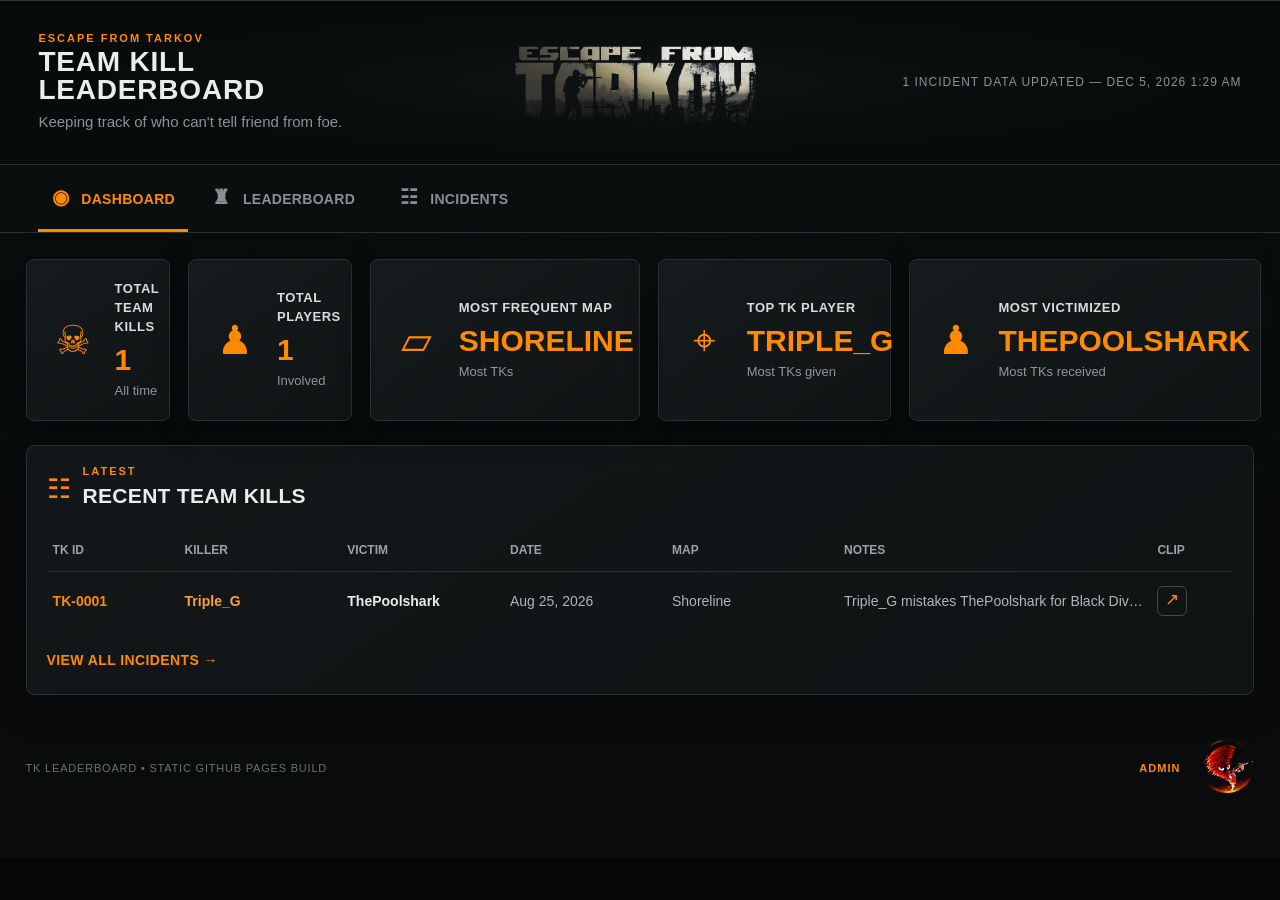
<file: index.html>
<!doctype html>
<html lang="en">
<head>
  <meta charset="utf-8">
  <meta name="viewport" content="width=device-width, initial-scale=1">
  <meta name="theme-color" content="#090b0c">
  <title>Escape From Tarkov TK Leaderboard</title>
  <link rel="stylesheet" href="styles.css">
</head>
<body>
<header class="hero-header">
  <div class="header-left">
    <div class="eyebrow">ESCAPE FROM TARKOV</div>
    <h1>TEAM KILL LEADERBOARD</h1>
    <p>Keeping track of who can't tell friend from foe.</p>
  </div>
  <div class="header-logo"><img src="assets/eft-logo.png" alt="Escape from Tarkov"></div>
  <div class="header-count">
    <strong id="recordCount">0 INCIDENTS</strong>
    <span id="lastUpdated" class="last-updated">DATA UPDATED — —</span>
  </div>
</header>

<nav class="main-nav" aria-label="Main navigation">
  <div class="nav-inner">
    <button class="nav-item active" data-view="dashboard" type="button"><span class="nav-icon">◉</span> DASHBOARD</button>
    <button class="nav-item" data-view="leaderboard" type="button"><span class="nav-icon">♜</span> LEADERBOARD</button>
    <button class="nav-item" data-view="incidents" type="button"><span class="nav-icon">☷</span> INCIDENTS</button>
  </div>
</nav>

<main class="container">
  <section id="view-dashboard" class="view active-view">
    <section class="stats-grid">
      <article class="stat-card"><div class="stat-icon">☠</div><div><span>Total Team Kills</span><strong id="totalKills">0</strong><small>All time</small></div></article>
      <article class="stat-card"><div class="stat-icon">♟</div><div><span>Total Players</span><strong id="playerCount">0</strong><small>Involved</small></div></article>
      <article class="stat-card"><div class="stat-icon">▱</div><div><span>Most Frequent Map</span><strong id="mapCount">—</strong><small>Most TKs</small></div></article>
      <article class="stat-card"><div class="stat-icon">⌖</div><div><span>Top TK Player</span><strong id="topKiller">—</strong><small>Most TKs given</small></div></article>
      <article class="stat-card"><div class="stat-icon">♟</div><div><span>Most Victimized</span><strong id="topVictim">—</strong><small>Most TKs received</small></div></article>
    </section>
    <section class="panel">
      <div class="section-title"><span class="section-icon">☷</span><div><div class="eyebrow">LATEST</div><h2>RECENT TEAM KILLS</h2></div></div>
      <div id="dashboardRecent" class="incident-table"></div>
      <button class="panel-link" data-view="incidents" type="button">VIEW ALL INCIDENTS →</button>
    </section>
  </section>

  <section id="view-leaderboard" class="view">
    <section class="panel leaderboard-panel">
      <div class="section-title"><span class="section-icon">♜</span><div><div class="eyebrow">RANKINGS</div><h2>TEAM KILL LEADERBOARD</h2></div></div>
      <div id="leaderboard" class="leaderboard"></div>
    </section>
  </section>

  <section id="view-incidents" class="view">
    <section class="panel incidents-panel">
      <div class="section-title"><span class="section-icon">☷</span><div><div class="eyebrow">HISTORY</div><h2>TEAM KILL INCIDENTS</h2></div></div>
      <div class="filters">
        <input id="searchInput" type="search" placeholder="Search..." aria-label="Search incidents">
        <select id="playerFilter" aria-label="Filter by player"><option value="">All Players</option></select>
        <select id="mapFilter" aria-label="Filter by map"><option value="">All Maps</option></select>
        <button id="resetFilters" class="btn ghost" type="button">↻ &nbsp; RESET</button>
      </div>
      <div id="incidentTable" class="incident-table"></div>
      <section id="empty" class="empty hidden"><div class="empty-symbol">☠</div><h3>No team kills found</h3><p>Try clearing the filters.</p></section>
    </section>
  </section>

  <footer class="footer">
    <span>TK LEADERBOARD • STATIC GITHUB PAGES BUILD</span>
    <a href="admin.html" class="admin-link">ADMIN</a>
    <a href="https://bio.site/twister" target="_blank" rel="noopener" class="repo-link"><img src="assets/repository-logo.png" alt="Twister Bio"></a>
  </footer>
</main>
<script src="app.js"></script>
<script src="admin-auth.js"></script>
</body>
</html>
</file>
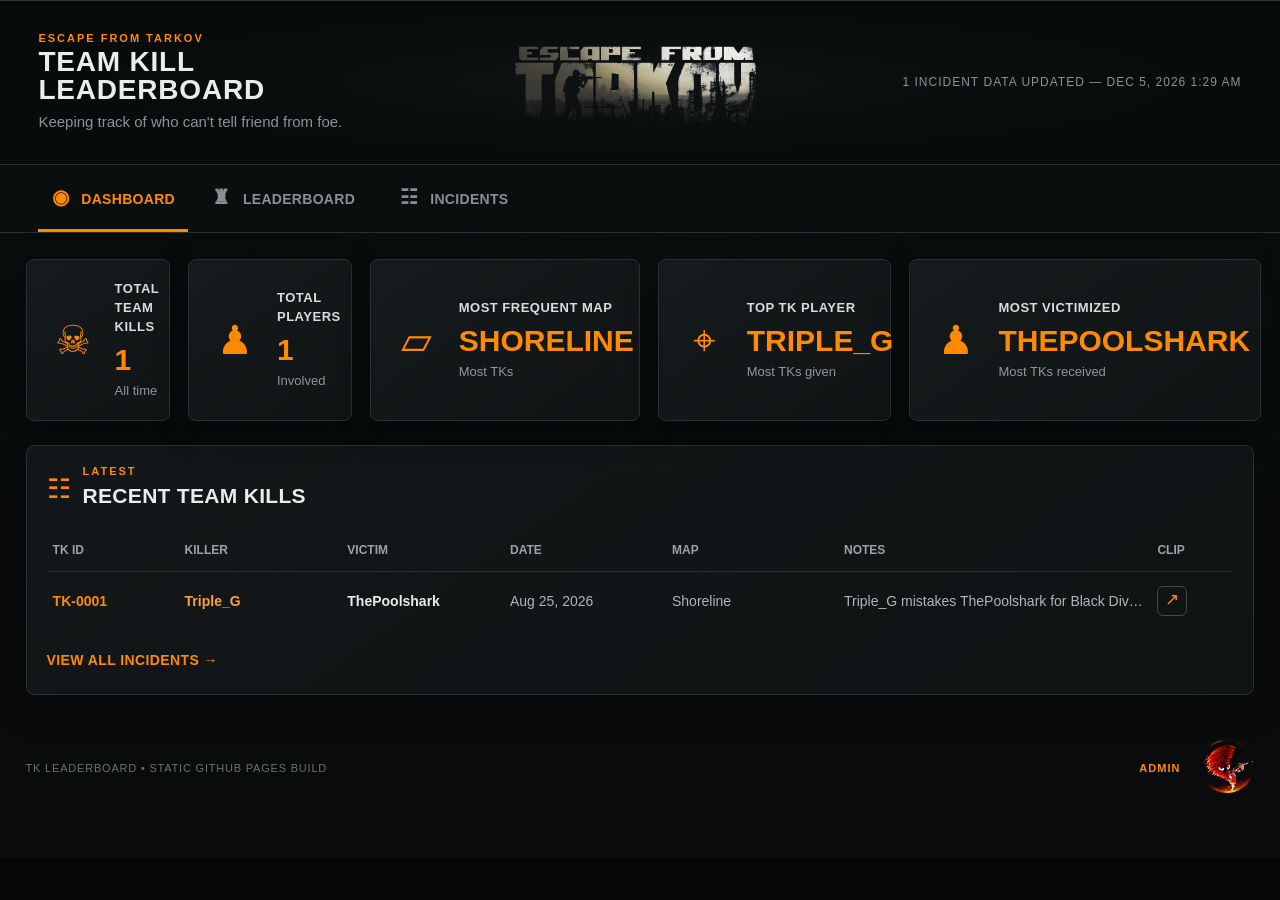
<file: admin.html>
<!doctype html>
<html lang="en"><head>
<meta charset="utf-8"><meta name="viewport" content="width=device-width,initial-scale=1">
<meta name="theme-color" content="#090b0c"><title>TK Leaderboard Admin</title>
<link rel="stylesheet" href="styles.css"><link rel="stylesheet" href="admin-roster.css"><link rel="stylesheet" href="admin-delete.css">
<style>
.player-image-field{display:flex;flex-direction:column;gap:8px}.player-image-controls{display:flex;align-items:center;gap:12px}.player-image-preview{width:52px;height:52px;object-fit:cover;border-radius:6px;border:1px solid #303638;background:#15191a;display:none}.player-image-preview.visible{display:block}.player-image-empty{width:52px;height:52px;display:flex;align-items:center;justify-content:center;border-radius:6px;border:1px solid #303638;background:#15191a;color:#777;font-size:9px;text-align:center}.player-add-grid{align-items:end!important}.player-add-grid{display:grid!important;grid-template-columns:1fr 1.5fr auto;gap:12px;align-items:center}
.player-row-image{display:grid!important;grid-template-columns:34px 48px 1fr auto auto;gap:12px;align-items:center}
.player-avatar-small{width:42px;height:42px;object-fit:cover;border-radius:6px;border:1px solid #303638;background:#15191a}
.player-avatar-placeholder{width:42px;height:42px;display:flex;align-items:center;justify-content:center;border-radius:6px;border:1px solid #303638;background:#15191a;color:#777}
.player-info{min-width:0;display:flex;flex-direction:column;gap:3px}.edit-player,.remove-player{cursor:pointer}
@media(max-width:800px){.player-add-grid{grid-template-columns:1fr!important}.player-row-image{grid-template-columns:34px 48px 1fr!important}.player-row-image button{grid-column:3;width:max-content}}
</style></head><body data-admin-page="true">
<header class="hero-header admin-header">
<div class="header-left"><div class="eyebrow">ESCAPE FROM TARKOV</div><h1>TK LEADERBOARD ADMIN</h1><p>Manage players and add incidents directly to GitHub.</p></div>
<div class="header-logo"><img src="assets/eft-logo.png" alt="Escape from Tarkov"></div>
<div class="header-count"><a href="index.html">← PUBLIC SITE</a></div></header>
<main class="container admin-container">
<section class="panel admin-panel">
<div class="section-title"><span class="section-icon">♟</span><div><div class="eyebrow">PLAYER ROSTER</div><h2>MANAGE PLAYERS</h2></div></div>
<p class="admin-note">Players added here are players who can receive TK credit. Only these players appear in the Killer dropdown and leaderboard. A victim does <strong>not</strong> need to be added.</p>
<div class="player-add-row player-add-grid">
<input id="newPlayer" type="text" placeholder="Enter player name" autocomplete="off" maxlength="40">
<div class="player-image-field">
<label for="playerImage">Player Image <span class="optional">(optional)</span></label>
<div class="player-image-controls">
<select id="playerImage"><option value="">No Image</option></select>
<img id="playerImagePreview" class="player-image-preview" alt="Selected player image">
<span id="playerImageEmpty" class="player-image-empty">NO IMAGE</span>
</div>
</div>
<button id="addPlayer" class="btn primary" type="button">✚ &nbsp; ADD PLAYER</button>
</div>
<div id="playerStatus" class="status" aria-live="polite"></div><div id="playerList" class="player-list"></div>
</section>
<section class="panel admin-panel">
<div class="section-title"><span class="section-icon">✚</span><div><div class="eyebrow">NEW INCIDENT</div><h2>ADD TEAM KILL</h2></div></div>
<p class="admin-note">Select the killer from the player roster. Enter the victim's name directly.</p>
<div class="admin-grid">
<div class="field"><label for="killer">Player Who Team Killed</label><select id="killer" required><option value="">Select player...</option></select></div>
<div class="field"><label for="victim">Player Team Killed</label><input id="victim" type="text" placeholder="Victim name" autocomplete="off" maxlength="40" required></div>
<div class="field"><label for="date">Date</label><input id="date" type="date" required></div>
<div class="field"><label for="map">Map</label><select id="map" required><option value="">Select map...</option><option>Customs</option><option>Factory</option><option>Interchange</option><option>Reserve</option><option>Shoreline</option><option>Woods</option><option>Labs</option><option>Lighthouse</option><option>Streets of Tarkov</option><option>Ground Zero</option><option>Terminal</option><option>Other</option></select></div>
<div class="field full"><label for="notes">Notes</label><textarea id="notes" rows="4" placeholder="What happened?"></textarea></div>
<div class="field full"><label for="clip">Video Clip URL <span class="optional">(optional)</span></label><input id="clip" type="url" placeholder="https://..." autocomplete="off"></div>
</div>
<div class="admin-actions"><button id="addKill" class="btn primary" type="button">✚ &nbsp; ADD TEAM KILL</button><button id="clearForm" class="btn ghost" type="button">CLEAR</button></div><div id="status" class="status" aria-live="polite"></div>
</section>
<section class="panel admin-panel auth-panel">
<div class="section-title"><span class="section-icon">⚿</span><div><div class="eyebrow">GITHUB ACCESS</div><h2>ADMIN TOKEN</h2></div></div>
<p class="admin-note">Your GitHub token is used only in this browser session. Use a fine-grained token limited to <strong>ATritle/tkleaderboard</strong> with <strong>Contents: Read and write</strong>.</p>
<div class="field"><label for="token">GitHub Personal Access Token</label><input id="token" type="password" autocomplete="off" placeholder="github_pat_..." spellcheck="false"></div>
<p class="token-help">The public leaderboard does not need a token.</p></section>
<section class="panel admin-panel"><div class="section-title"><span class="section-icon">☷</span><div><div class="eyebrow">CURRENT DATA</div><h2>RECENT INCIDENTS</h2></div></div><div id="adminRecent" class="incident-table"></div></section>
</main><script src="admin.js"></script><script src="admin-auth.js"></script></body></html>
</file>
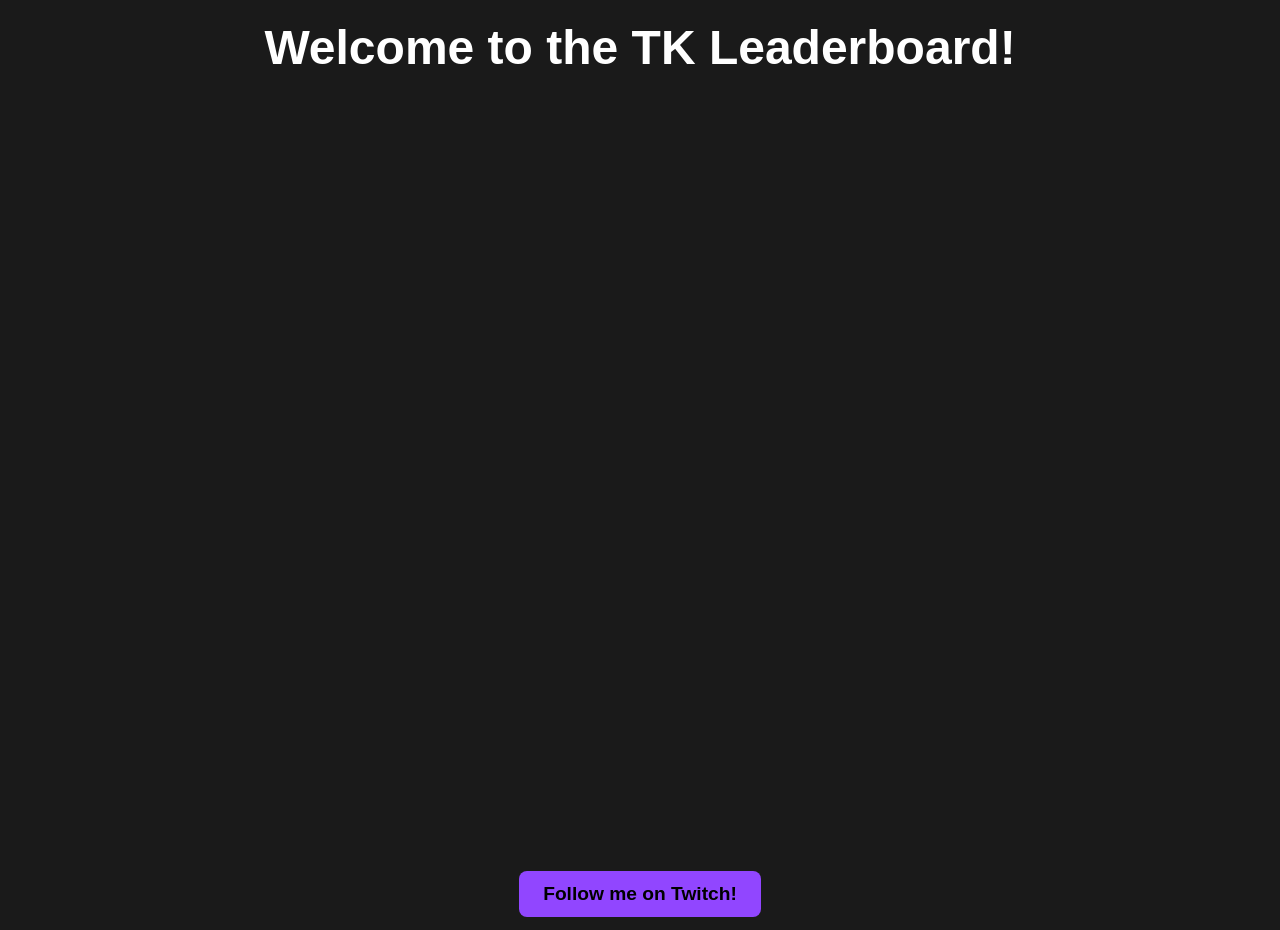
<file: index1.html>
<!DOCTYPE html>
<html lang="en">
<head>
  <meta charset="UTF-8">
  <meta name="viewport" content="width=device-width, initial-scale=1.0">
  <title>Welcome to TK Leaderboard</title>
  <style>
    body {
      font-family: Arial, sans-serif;
      background-color: #1a1a1a;
      color: white;
      margin: 0;
      padding: 0;
      text-align: center;
    }
    h1 {
      font-size: 3rem;
      margin-top: 20px;
    }
    h2 {
      font-size: 1rem;
      margin-top: 20px;
    }
    iframe {
      border: none;
      width: 100%;
      height: 80vh;
    }
    .container {
      width: 100%;
      max-width: 1200px;
      margin: 0 auto;
    }
.twitch-button {
    display: inline-block;
    background-color: #9146FF;
    color: black;
    padding: 12px 24px;
    margin-top: 20px;
    font-size: 1.2rem;
    border-radius: 8px;
    text-decoration: none;
    font-weight: bold;
    transition: background-color 0.3s ease;
  }
  .twitch-button:hover {
    background-color: #772ce8;
  }
  </style>
</head>
<body>
  <div class="container">
    <h1>Welcome to the TK Leaderboard!</h1>
    <iframe src="https://docs.google.com/spreadsheets/d/e/2PACX-1vS5atDQjfqn2coDqmANKx3UTE31Iiwq5PFdmqS9rCBpiTs6plD-tlrjBQhIQOcH5D5kIcKq5c2H0rIn/pubhtml?widget=true&headers=false"></iframe>
<h2>
<a href="https://www.twitch.tv/xmrtwister23x" target="_blank" class="twitch-button">
  Follow me on Twitch!
</a>
</h2>
  </div>
</body>
</html>
</file>
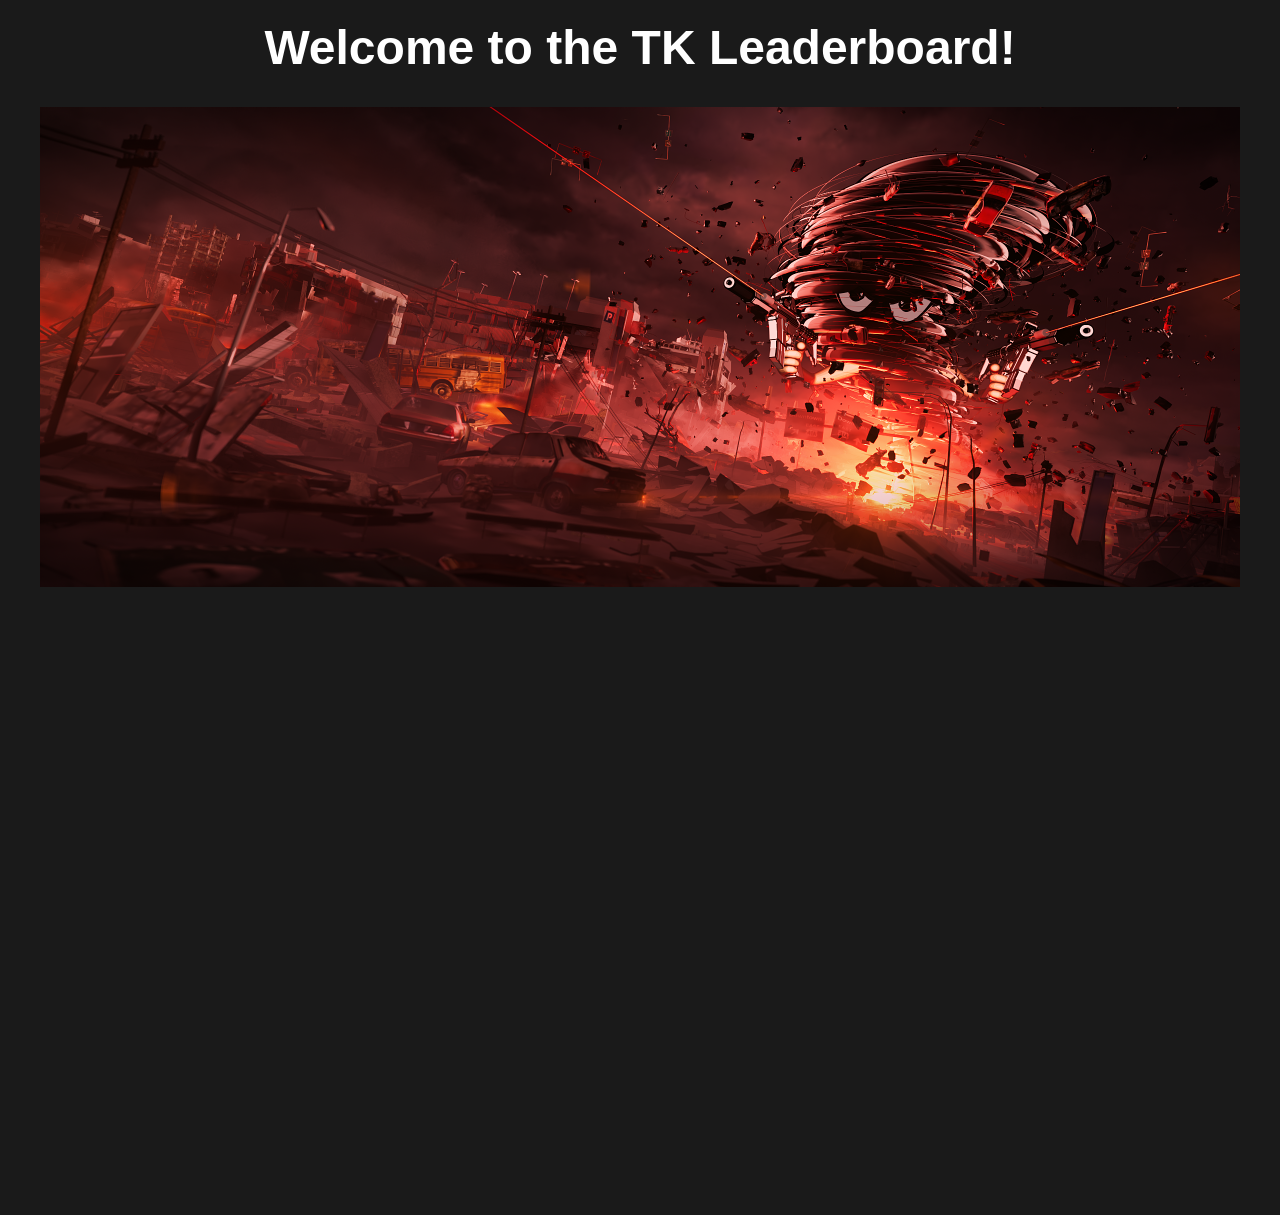
<file: index2.html>
<!DOCTYPE html>
<html lang="en">
<head>
  <meta charset="UTF-8">
  <meta name="viewport" content="width=device-width, initial-scale=1.0">
  <title>Welcome to TK Leaderboard</title>
  <style>
    body {
      font-family: Arial, sans-serif;
      background-color: #1a1a1a;
      color: white;
      margin: 0;
      padding: 0;
      text-align: center;
    }
    h1 {
      font-size: 3rem;
      margin-top: 20px;
    }
    .container {
      width: 100%;
      max-width: 1200px;
      margin: 0 auto;
    }
    .banner-video {
      width: 100%;
      max-width: 1200px;
      margin-top: 20px;
      border-radius: 10px;
    }
    img {
  width: 100%;
}
  </style>
</head>
<body>
  <div class="container">
    <h1>Welcome to the TK Leaderboard!</h1>
    
<img src="twister_banner_v1.png" alt="Twister" style="width:1200px;height:480px; class="center-image">
    
    <!-- Looping WEBM video below the header -->
    <video class="banner-video" autoplay loop muted playsinline>
      <source src="twister_ss_v4.webm" type="video/webm">
      Your browser does not support the video tag.
    </video>
  </div>
</body>
</html>
</file>
<file: styles.css>
/* =========================================================
   TK LEADERBOARD
   Shared site styles
   ========================================================= */

:root{
  --bg:#080a0b;
  --panel:#111517;
  --panel2:#151a1c;
  --line:#293134;
  --text:#e9edec;
  --muted:#899497;
  --accent:#ff8a00;
  --accent2:#ff9f3f;
  --orange-dark:#bd5700;
  --shadow:0 12px 35px rgba(0,0,0,.28);
}

*{box-sizing:border-box}

html{background:#050606}

body{
  margin:0;
  color:var(--text);
  background:
    radial-gradient(circle at 50% -20%,rgba(55,63,65,.22),transparent 42%),
    linear-gradient(180deg,#0a0d0e 0,#090b0c 100%);
  font:14px/1.45 Arial,Helvetica,sans-serif;
}

button,input,select{font:inherit}
a{color:var(--accent2);text-decoration:none}

/* =========================================================
   HEADER
   ========================================================= */

.hero-header{
  height:165px;
  width:100%;
  display:grid;
  grid-template-columns:minmax(310px,1fr) minmax(420px,1.35fr) minmax(110px,1fr);
  align-items:center;
  gap:24px;
  padding:12px 3vw;
  border-top:1px solid #33393a;
  border-bottom:1px solid var(--line);
  background:
    radial-gradient(ellipse at center,rgba(31,38,39,.28),transparent 65%),
    #080b0c;
  overflow:visible;
}

.header-left{min-width:0}

.header-left h1{
  margin:4px 0 7px;
  font-size:28px;
  line-height:1;
  letter-spacing:.8px;
}

.header-left p{
  margin:0;
  color:var(--muted);
  font-size:15px;
}

.eyebrow{
  font-size:11px;
  line-height:1;
  letter-spacing:2px;
  color:var(--accent);
  font-weight:900;
}

.header-logo{
  height:100%;
  min-width:0;
  display:flex;
  align-items:center;
  justify-content:center;
  overflow:hidden;
}

.header-logo img{
  display:block;
  width:100%;
  height:auto;
  max-height:145px;
  object-fit:contain;
}

.header-count{
  justify-self:end;
  color:var(--muted);
  text-transform:uppercase;
  font-size:12px;
  letter-spacing:1px;
  white-space:nowrap;
}

.header-count strong{font-weight:500}

/* =========================================================
   NAVIGATION
   ========================================================= */

.main-nav{
  height:68px;
  border-bottom:1px solid var(--line);
  background:#0b0e0f;
}

.nav-inner{
  height:100%;
  display:flex;
  align-items:stretch;
  gap:18px;
  padding:0 3vw;
}

.nav-item{
  min-width:150px;
  border:0;
  border-bottom:3px solid transparent;
  background:transparent;
  color:#879093;
  font-weight:800;
  letter-spacing:.3px;
  cursor:pointer;
}

.nav-item.active{
  color:var(--accent);
  border-bottom-color:var(--accent);
}

.nav-icon{
  font-size:20px;
  margin-right:8px;
}

/* =========================================================
   PAGE / CARDS
   ========================================================= */

.container{
  max-width:1500px;
  margin:auto;
  padding:26px 2vw 60px;
}

.stats-grid{
  display:grid;
  grid-template-columns:repeat(5,1fr);
  gap:18px;
  margin-bottom:24px;
}

.stat-card{
  min-height:122px;
  display:flex;
  align-items:center;
  gap:18px;
  padding:20px 22px;
  border:1px solid var(--line);
  border-radius:8px;
  background:linear-gradient(145deg,#151a1c,#101415);
  box-shadow:var(--shadow);
  overflow:visible;
}

.stat-icon{
  flex:0 0 48px;
  color:var(--accent);
  font-size:40px;
  line-height:1;
  text-align:center;
}

.stat-card span{
  display:block;
  color:#d8dddd;
  font-size:13px;
  text-transform:uppercase;
  font-weight:700;
  letter-spacing:.5px;
}

.stat-card strong{
  display:block;
  color:var(--accent);
  font-size:30px;
  line-height:1.1;
  margin:6px 0;
  white-space:nowrap;
  overflow:hidden;
  text-overflow:ellipsis;
}

/*
 * IMPORTANT:
 * The dashboard hover cards live inside these <strong> elements.
 * They must not be clipped by overflow:hidden.
 */
#mapCount,
#topKiller,
#topVictim{
  overflow:visible !important;
  text-overflow:clip !important;
  position:relative;
}

.stat-card small{
  display:block;
  color:#8f999c;
  font-size:13px;
}

.panel{
  border:1px solid var(--line);
  border-radius:8px;
  background:linear-gradient(145deg,#121719,#101314);
  box-shadow:var(--shadow);
  padding:20px;
  margin-bottom:24px;
  overflow:visible;
}

.section-title{
  display:flex;
  align-items:center;
  gap:12px;
  margin-bottom:18px;
}

.section-icon{
  color:var(--accent);
  font-size:27px;
}

.section-title h2{
  margin:4px 0 0;
  font-size:21px;
  letter-spacing:.3px;
}

/* =========================================================
   HOVER IMAGES
   ========================================================= */

.hover-target{
  position:relative;
  display:inline-block;
  width:max-content;
  color:inherit;
  cursor:pointer;
  outline:none;
  vertical-align:baseline;
}

.hover-label{
  display:inline;
}

.hover-card{
  position:absolute;
  left:50%;
  bottom:calc(100% + 12px);
  width:210px;
  padding:9px;
  background:#0b0e0f;
  border:1px solid var(--accent);
  border-radius:8px;
  box-shadow:0 14px 35px rgba(0,0,0,.75);
  opacity:0;
  visibility:hidden;
  pointer-events:none;
  transform:translate(-50%,8px);
  transition:
    opacity .15s ease,
    transform .15s ease,
    visibility .15s ease;
  z-index:100000;
}

.hover-target:hover .hover-card,
.hover-target:focus .hover-card,
.hover-target:focus-within .hover-card{
  opacity:1;
  visibility:visible;
  transform:translate(-50%,0);
}

.hover-image{
  display:block !important;
  width:190px !important;
  height:190px !important;
  max-width:none !important;
  object-fit:cover;
  border-radius:5px;
  background:#111516;
}

.hover-card-name{
  display:block;
  margin-top:7px;
  color:#f1f3f4;
  font-size:12px;
  line-height:1.2;
  font-weight:700;
  text-align:center;
  white-space:nowrap;
  overflow:hidden;
  text-overflow:ellipsis;
}

#mapCount .hover-target,
#topKiller .hover-target,
#topVictim .hover-target{
  display:inline-block;
  color:var(--accent) !important;
  font-family:inherit !important;
  font-size:30px !important;
  font-weight:900 !important;
  line-height:1.1 !important;
  letter-spacing:0 !important;
  text-transform:none !important;
  cursor:pointer;
}

#mapCount .hover-label,
#topKiller .hover-label,
#topVictim .hover-label{
  color:inherit;
  font:inherit;
  letter-spacing:inherit;
}

#mapCount .hover-card,
#topKiller .hover-card,
#topVictim .hover-card{
  bottom:calc(100% + 14px);
}

.map-hover .hover-card{
  width:230px;
}

.map-hover .hover-image{
  width:210px !important;
  height:150px !important;
  object-fit:cover;
}

/* =========================================================
   LEADERBOARD
   ========================================================= */

.leaderboard{
  display:grid;
  gap:0;
  overflow:visible;
}

.rank-card{
  display:grid;
  grid-template-columns:
    70px
    minmax(170px,1.5fr)
    repeat(4,minmax(100px,1fr));
  align-items:center;
  min-height:54px;
  border-top:1px solid #2a3133;
  padding:8px 12px;
  overflow:visible;
}

.rank-card:first-child{border-top:0}

.rank{
  color:var(--accent);
  font-size:18px;
  font-weight:900;
}

.rank-name{
  font-size:16px;
  font-weight:800;
  overflow:visible;
}

.rank-count{
  font-size:15px;
  text-align:center;
}

.rank-count strong{
  font-size:17px;
}

.rank-count span{display:none}

.leaderboard .rank-card{
  position:relative;
}

.leaderboard .rank-card > :nth-child(3)::before{
  content:"TEAM KILLS";
  display:block;
  color:var(--muted);
  font-size:9px;
  letter-spacing:1px;
}

.leaderboard .rank-card > :nth-child(3){
  grid-column:3;
}

.leaderboard .rank-card > :nth-child(4),
.leaderboard .rank-card > :nth-child(5),
.leaderboard .rank-card > :nth-child(6){
  display:none;
}

/* =========================================================
   INCIDENT TABLE
   ========================================================= */

.filters{
  display:flex;
  gap:12px;
  margin-bottom:18px;
}

.filters input{width:330px}
.filters select{width:220px}

input,select{
  height:42px;
  background:#0c1011;
  color:var(--text);
  border:1px solid #30383a;
  border-radius:7px;
  padding:0 13px;
  outline:none;
}

input:focus,
select:focus{
  border-color:var(--accent);
  box-shadow:0 0 0 2px rgba(255,122,0,.1);
}

.btn{
  height:42px;
  border-radius:7px;
  padding:0 15px;
  border:1px solid var(--line);
  color:#dbe0df;
  font-weight:800;
  cursor:pointer;
}

.ghost{background:#14191b}

.incident-table{
  width:100%;
  overflow-x:auto;
  overflow-y:visible;
}

.table-head,
.incident-row{
  min-width:950px;
  display:grid;
  grid-template-columns:
    120px
    1.1fr
    1.1fr
    150px
    160px
    2.2fr
    70px;
  align-items:center;
  gap:12px;
}

.table-head{
  min-height:42px;
  padding:0 6px;
  border-bottom:1px solid #2b3234;
  color:#9ba4a6;
  font-size:12px;
  font-weight:700;
}

.incident-row{
  min-height:58px;
  padding:8px 6px;
  border-bottom:1px solid #252c2e;
  overflow:visible;
}

.incident-row:last-child{border-bottom:0}

.tkid{
  color:var(--accent);
  font-weight:900;
}

.killer{
  color:var(--accent2);
  font-weight:800;
  overflow:visible;
}

.victim{
  font-weight:800;
  overflow:visible;
}

.date,.map,.notes{color:#aeb7b9}

.map{overflow:visible}

.notes{
  white-space:nowrap;
  overflow:hidden;
  text-overflow:ellipsis;
}

.clip-icon{
  display:inline-flex;
  width:30px;
  height:30px;
  align-items:center;
  justify-content:center;
  border:1px solid #42494b;
  border-radius:6px;
  color:var(--accent);
  font-size:17px;
}

.empty{
  text-align:center;
  padding:45px;
  color:var(--muted);
}

.empty-symbol{
  font-size:36px;
  color:var(--accent);
}

.empty h3{
  color:var(--text);
  margin:8px 0 2px;
}

.hidden{display:none!important}

/* =========================================================
   FOOTER
   ========================================================= */

.footer{
  display:flex;
  justify-content:space-between;
  align-items:center;
  gap:20px;
  padding-top:20px;
  color:#687477;
  font-size:11px;
  letter-spacing:.8px;
}

.repo-link img{
  width:54px;
  height:54px;
  object-fit:contain;
  transition:transform .15s ease,filter .15s ease;
}

.repo-link img:hover{
  transform:scale(1.08);
  filter:drop-shadow(0 0 8px rgba(255,122,0,.45));
}

/* =========================================================
   VIEWS / ADMIN SHARED
   ========================================================= */

.view{display:none}
.view.active-view{display:block}

.panel-link{
  margin-top:16px;
  border:0;
  background:transparent;
  color:var(--accent);
  font-weight:900;
  cursor:pointer;
  padding:4px 0;
  letter-spacing:.4px;
}

.admin-link{
  color:var(--accent);
  font-weight:900;
  letter-spacing:1px;
  margin-left:auto;
}

.admin-header .header-count a{
  color:var(--accent);
  font-weight:900;
  letter-spacing:.8px;
}

/* =========================================================
   ADMIN
   ========================================================= */

.admin-container{max-width:1050px}
.admin-panel{margin-bottom:22px}

.admin-note{
  color:#aeb7b9;
  max-width:850px;
  margin:0 0 20px;
}

.admin-note strong{color:#e1e6e5}

.admin-grid{
  display:grid;
  grid-template-columns:1fr 1fr;
  gap:16px;
}

.field{
  display:flex;
  flex-direction:column;
  gap:7px;
}

.field.full{grid-column:1/-1}

.field label{
  color:#9da7a9;
  font-size:11px;
  font-weight:800;
  text-transform:uppercase;
  letter-spacing:1px;
}

.field input,
.field select,
.field textarea{
  width:100%;
  background:#0b0f10;
  color:var(--text);
  border:1px solid #30383a;
  border-radius:7px;
  padding:11px 12px;
  outline:none;
}

.field input,
.field select{height:44px}
.field textarea{resize:vertical;min-height:105px}

.field input:focus,
.field select:focus,
.field textarea:focus{
  border-color:var(--accent);
  box-shadow:0 0 0 2px rgba(255,122,0,.1);
}

.optional{
  font-weight:400;
  color:#687477;
  text-transform:none;
  letter-spacing:0;
}

.admin-actions{
  display:flex;
  gap:10px;
  margin-top:20px;
}

.btn.primary{
  background:var(--accent);
  border-color:var(--accent);
  color:#111;
}

.status{
  display:none;
  margin-top:15px;
  padding:12px 14px;
  border-radius:7px;
  border:1px solid var(--line);
  background:#0d1213;
  color:#b9c1c2;
}

.status.show{display:block}
.status.success{border-color:#3c5b43;color:#a8d2ad}
.status.error{border-color:#653434;color:#ff9b9b}
.status.working{border-color:#5b4a30;color:#ffd19c}

.auth-panel{border-color:#34383a}

.token-help{
  margin:8px 0 0;
  color:#687477;
  font-size:12px;
}

/* =========================================================
   RESPONSIVE
   ========================================================= */

@media(max-width:1050px){
  .hero-header{
    grid-template-columns:1fr 1.25fr 90px;
  }

  .stats-grid{
    grid-template-columns:repeat(3,1fr);
  }
}

@media(max-width:750px){
  .hero-header{
    height:165px;
    grid-template-columns:1fr 1fr;
    padding:12px 4vw;
    gap:10px;
  }

  .header-logo{
    grid-column:2;
    grid-row:1 / span 2;
  }

  .header-left h1{font-size:22px}

  .header-count{
    grid-column:1;
    justify-self:start;
  }

  .stats-grid{
    grid-template-columns:1fr 1fr;
  }

  .nav-inner{
    padding:0 4vw;
    gap:0;
  }

  .nav-item{
    min-width:120px;
    font-size:12px;
  }

  .container{
    padding-left:3vw;
    padding-right:3vw;
  }

  .filters{
    flex-wrap:wrap;
  }

  .filters input,
  .filters select,
  .filters .btn{
    width:100%;
  }

  .admin-grid{
    grid-template-columns:1fr;
  }

  .field.full{grid-column:auto}

  .admin-actions{flex-wrap:wrap}

  .admin-actions .btn{flex:1}

  .admin-header{height:165px}
}

@media(max-width:480px){
  .hero-header{height:150px}

  .header-left h1{font-size:18px}
  .header-left p{font-size:12px}

  .header-logo img{max-height:105px}

  .stats-grid{grid-template-columns:1fr}

  .hover-card{
    width:175px;
  }

  .hover-image{
    width:155px !important;
    height:155px !important;
  }

  .map-hover .hover-card{
    width:190px;
  }

  .map-hover .hover-image{
    width:170px !important;
    height:125px !important;
  }
}
</file>
<file: admin-roster.css>
.player-add-row{display:flex;gap:12px;max-width:700px}
.player-add-row input{height:44px;flex:1}
.player-add-row .btn{height:44px}
.player-list{margin-top:18px;border-top:1px solid #2b3234}
.player-row{min-height:52px;display:grid;grid-template-columns:48px minmax(180px,1fr) 1fr auto;align-items:center;gap:12px;padding:8px 10px;border-bottom:1px solid #252c2e}
.player-number{color:var(--accent);font-weight:900;font-size:12px}
.player-usage{color:#687477;font-size:10px;letter-spacing:1px}
.remove-player{height:32px;padding:0 10px;border:1px solid #4a3030;border-radius:6px;background:#171213;color:#c88;font-size:10px;font-weight:900;cursor:pointer}
.remove-player:hover{border-color:#8a4141;color:#ff9b9b}
.player-empty{padding:25px 5px;color:var(--muted);text-align:center}
@media(max-width:750px){.player-add-row{flex-direction:column;max-width:none}.player-row{grid-template-columns:36px 1fr auto}.player-usage{display:none}}
</file>
<file: admin-delete.css>
.delete-tk{height:30px;padding:0 9px;border:1px solid #5b3434;border-radius:6px;background:#1a1112;color:#e28d8d;font-size:10px;font-weight:900;letter-spacing:.5px;cursor:pointer}
.delete-tk:hover{border-color:#a74b4b;color:#ffb0b0;background:#211416}
.delete-tk:disabled{opacity:.5;cursor:wait}
@media(max-width:1100px){.table-head,.incident-row{grid-template-columns:100px 1fr 1fr 120px 130px 1.8fr 60px 85px}}
</file>
